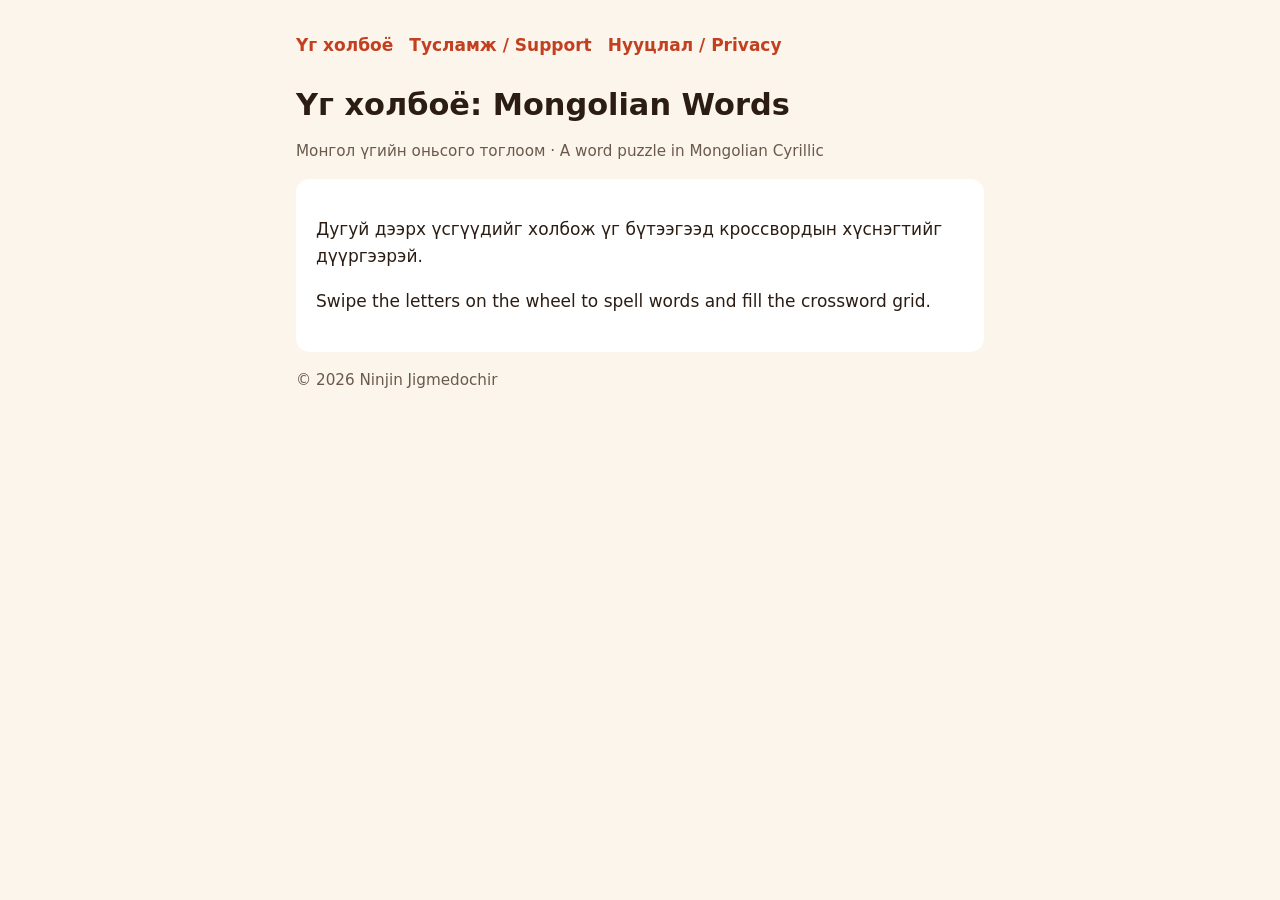
<file: index.html>
<!doctype html><html lang="mn"><head><meta charset="utf-8"><meta name="viewport" content="width=device-width,initial-scale=1"><title>Үг холбоё</title><link rel="stylesheet" href="/style.css"></head>
<body><main><nav><a href="/">Үг холбоё</a><a href="/support/">Тусламж / Support</a><a href="/privacy/">Нууцлал / Privacy</a></nav>
<h1>Үг холбоё: Mongolian Words</h1><p class="muted">Монгол үгийн оньсого тоглоом · A word puzzle in Mongolian Cyrillic</p>
<div class="card"><p>Дугуй дээрх үсгүүдийг холбож үг бүтээгээд кроссвордын хүснэгтийг дүүргээрэй.</p><p>Swipe the letters on the wheel to spell words and fill the crossword grid.</p></div>
<p class="muted">© 2026 Ninjin Jigmedochir</p></main></body></html>
</file>
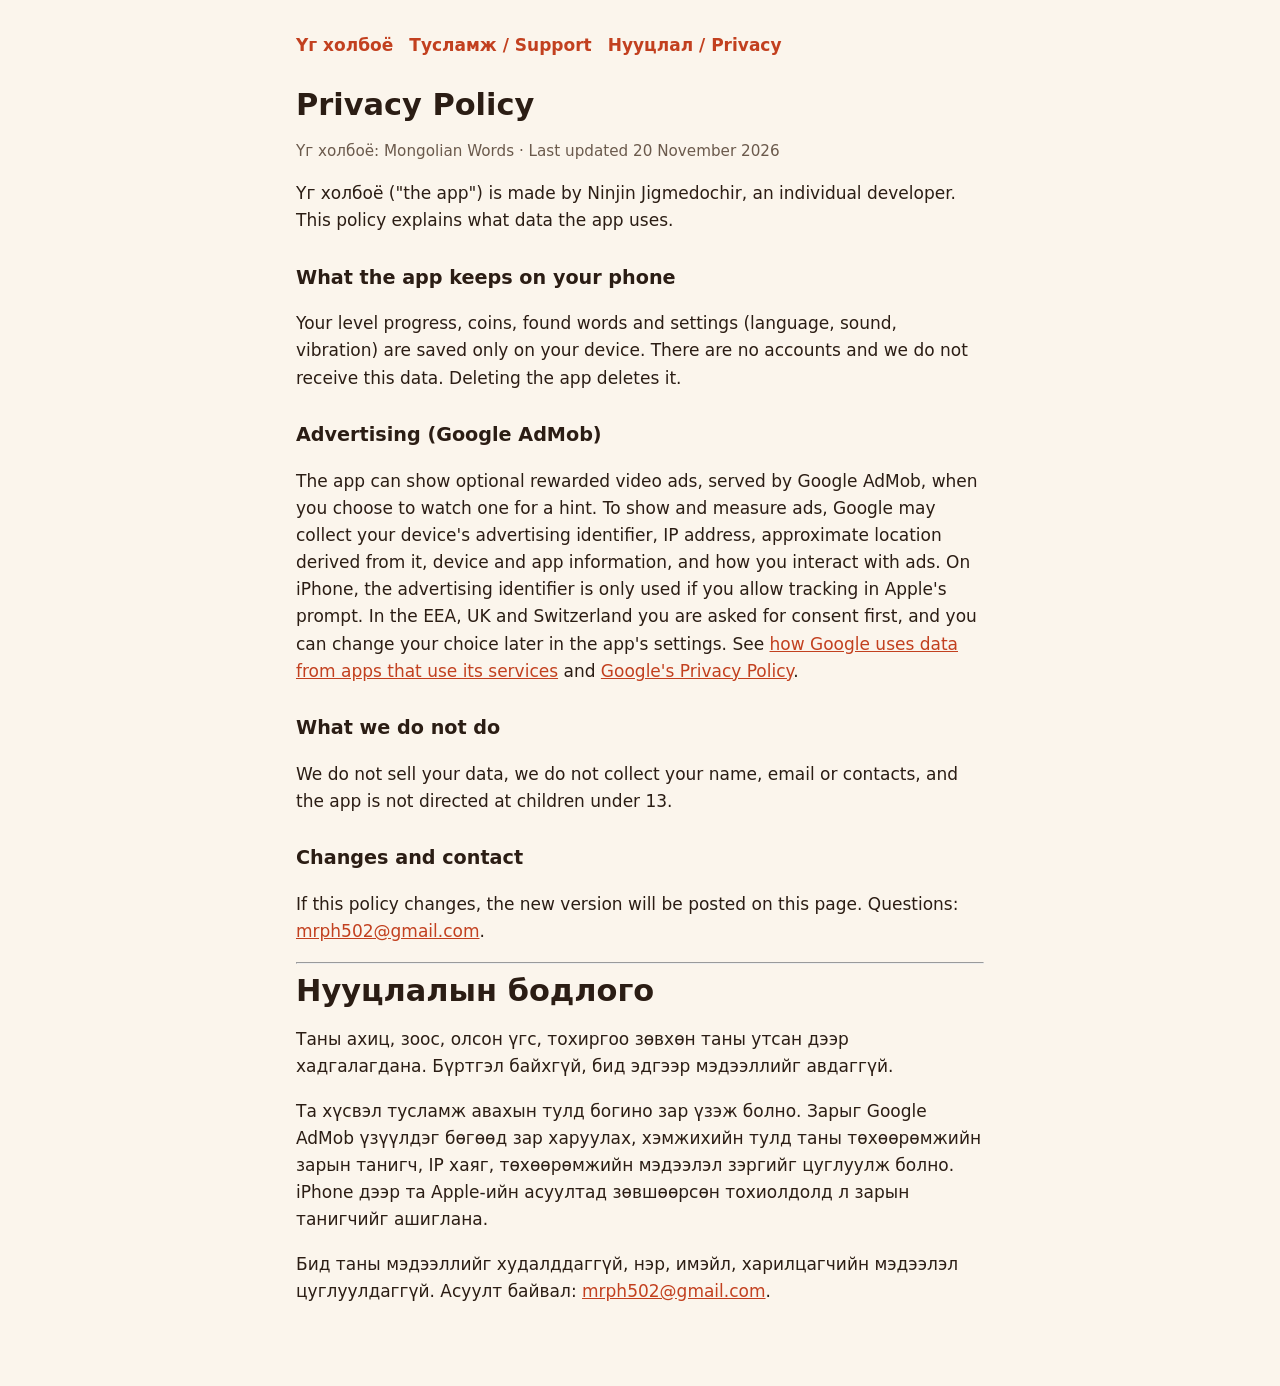
<file: privacy/index.html>
<!doctype html><html lang="en"><head><meta charset="utf-8"><meta name="viewport" content="width=device-width,initial-scale=1"><title>Privacy Policy · Үг холбоё</title><link rel="stylesheet" href="/style.css"></head>
<body><main><nav><a href="/">Үг холбоё</a><a href="/support/">Тусламж / Support</a><a href="/privacy/">Нууцлал / Privacy</a></nav>
<h1>Privacy Policy</h1><p class="muted">Үг холбоё: Mongolian Words · Last updated 20 November 2026</p>
<p>Үг холбоё ("the app") is made by Ninjin Jigmedochir, an individual developer. This policy explains what data the app uses.</p>
<h2>What the app keeps on your phone</h2>
<p>Your level progress, coins, found words and settings (language, sound, vibration) are saved only on your device. There are no accounts and we do not receive this data. Deleting the app deletes it.</p>
<h2>Advertising (Google AdMob)</h2>
<p>The app can show optional rewarded video ads, served by Google AdMob, when you choose to watch one for a hint. To show and measure ads, Google may collect your device's advertising identifier, IP address, approximate location derived from it, device and app information, and how you interact with ads. On iPhone, the advertising identifier is only used if you allow tracking in Apple's prompt. In the EEA, UK and Switzerland you are asked for consent first, and you can change your choice later in the app's settings. See <a href="https://policies.google.com/technologies/partner-sites">how Google uses data from apps that use its services</a> and <a href="https://policies.google.com/privacy">Google's Privacy Policy</a>.</p>
<h2>What we do not do</h2>
<p>We do not sell your data, we do not collect your name, email or contacts, and the app is not directed at children under 13.</p>
<h2>Changes and contact</h2>
<p>If this policy changes, the new version will be posted on this page. Questions: <a href="mailto:mrph502@gmail.com">mrph502@gmail.com</a>.</p>
<hr>
<h1>Нууцлалын бодлого</h1>
<p>Таны ахиц, зоос, олсон үгс, тохиргоо зөвхөн таны утсан дээр хадгалагдана. Бүртгэл байхгүй, бид эдгээр мэдээллийг авдаггүй.</p>
<p>Та хүсвэл тусламж авахын тулд богино зар үзэж болно. Зарыг Google AdMob үзүүлдэг бөгөөд зар харуулах, хэмжихийн тулд таны төхөөрөмжийн зарын танигч, IP хаяг, төхөөрөмжийн мэдээлэл зэргийг цуглуулж болно. iPhone дээр та Apple-ийн асуултад зөвшөөрсөн тохиолдолд л зарын танигчийг ашиглана.</p>
<p>Бид таны мэдээллийг худалддаггүй, нэр, имэйл, харилцагчийн мэдээлэл цуглуулдаггүй. Асуулт байвал: <a href="mailto:mrph502@gmail.com">mrph502@gmail.com</a>.</p>
</main></body></html>
</file>
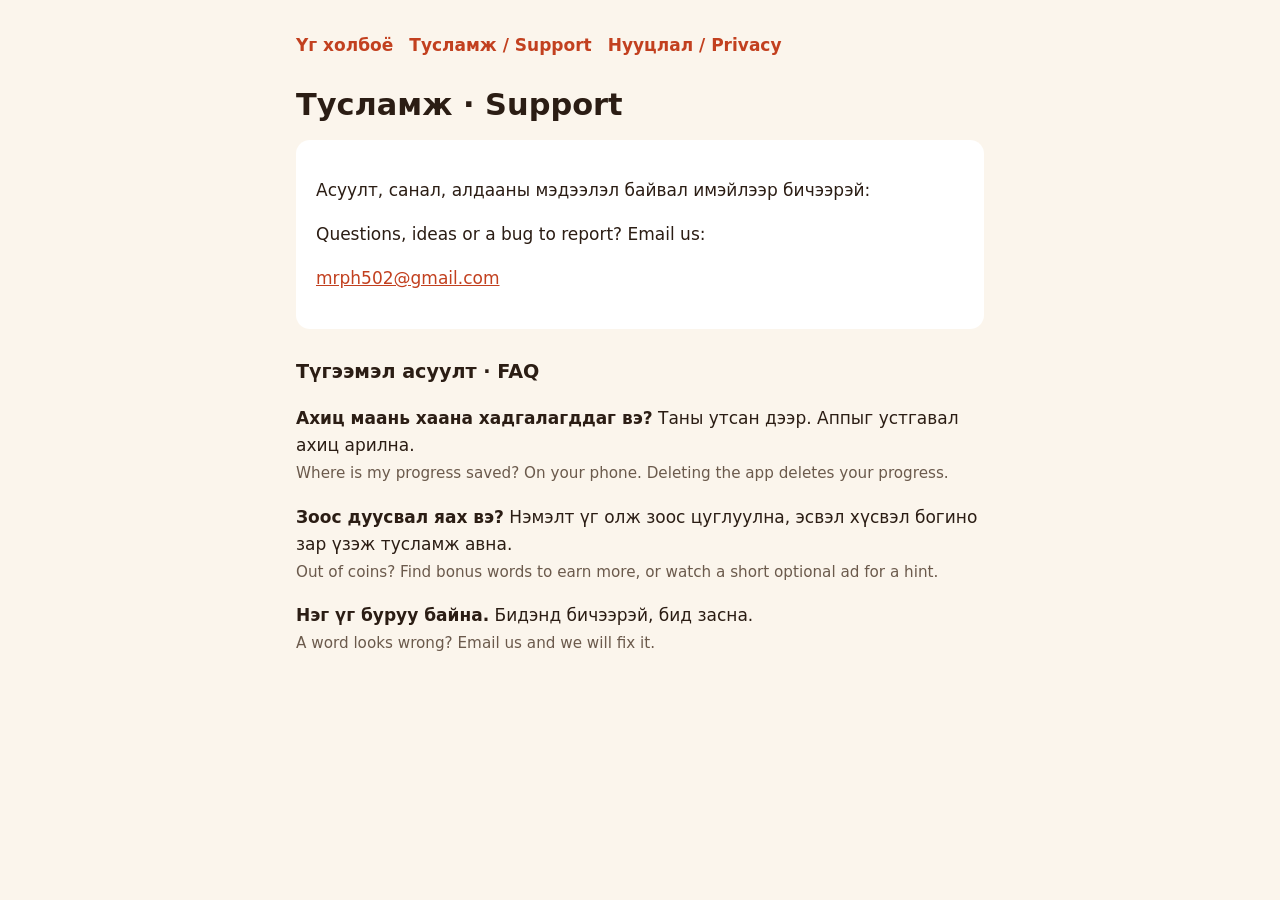
<file: support/index.html>
<!doctype html><html lang="mn"><head><meta charset="utf-8"><meta name="viewport" content="width=device-width,initial-scale=1"><title>Тусламж · Үг холбоё</title><link rel="stylesheet" href="/style.css"></head>
<body><main><nav><a href="/">Үг холбоё</a><a href="/support/">Тусламж / Support</a><a href="/privacy/">Нууцлал / Privacy</a></nav>
<h1>Тусламж · Support</h1>
<div class="card"><p>Асуулт, санал, алдааны мэдээлэл байвал имэйлээр бичээрэй:</p><p>Questions, ideas or a bug to report? Email us:</p><p><a href="mailto:mrph502@gmail.com">mrph502@gmail.com</a></p></div>
<h2>Түгээмэл асуулт · FAQ</h2>
<p><strong>Ахиц маань хаана хадгалагддаг вэ?</strong> Таны утсан дээр. Аппыг устгавал ахиц арилна.<br><span class="muted">Where is my progress saved? On your phone. Deleting the app deletes your progress.</span></p>
<p><strong>Зоос дуусвал яах вэ?</strong> Нэмэлт үг олж зоос цуглуулна, эсвэл хүсвэл богино зар үзэж тусламж авна.<br><span class="muted">Out of coins? Find bonus words to earn more, or watch a short optional ad for a hint.</span></p>
<p><strong>Нэг үг буруу байна.</strong> Бидэнд бичээрэй, бид засна.<br><span class="muted">A word looks wrong? Email us and we will fix it.</span></p>
</main></body></html>
</file>
<file: style.css>
:root{--bg:#fbf5ec;--ink:#2b1d14;--accent:#c2401f;--panel:#fff;--muted:#6b5a4c}
@media (prefers-color-scheme:dark){:root{--bg:#1d1510;--ink:#f3e9dc;--accent:#ee7a52;--panel:#281d16;--muted:#bba894}}
*{box-sizing:border-box}body{margin:0;background:var(--bg);color:var(--ink);font:17px/1.6 -apple-system,system-ui,"Segoe UI",Roboto,sans-serif}
main{max-width:720px;margin:0 auto;padding:32px 16px 64px}h1{font-size:1.9rem;line-height:1.2;margin:0 0 4px}h2{font-size:1.2rem;margin:28px 0 6px}
a{color:var(--accent)}.muted{color:var(--muted);font-size:.95rem}nav{display:flex;gap:16px;margin-bottom:28px}nav a{text-decoration:none;font-weight:600}
.card{background:var(--panel);border-radius:14px;padding:20px;margin:16px 0}
</file>
